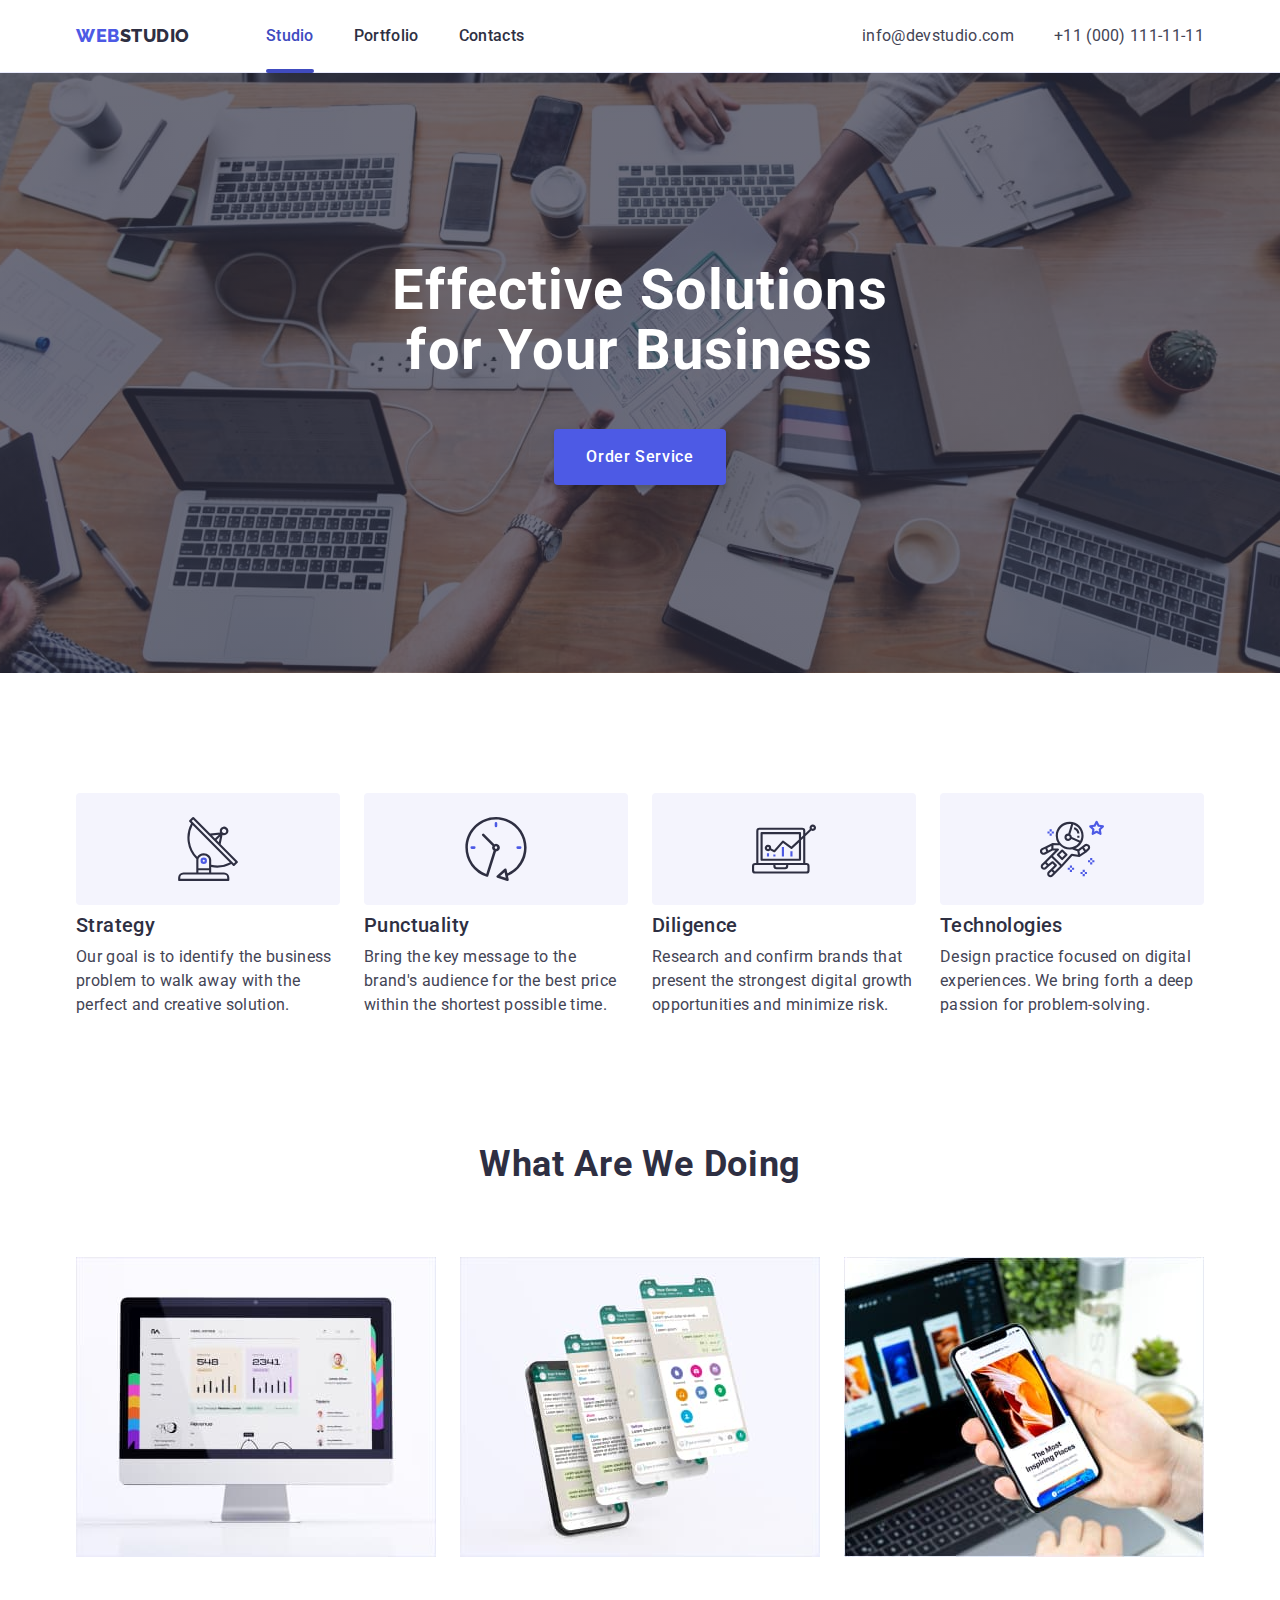
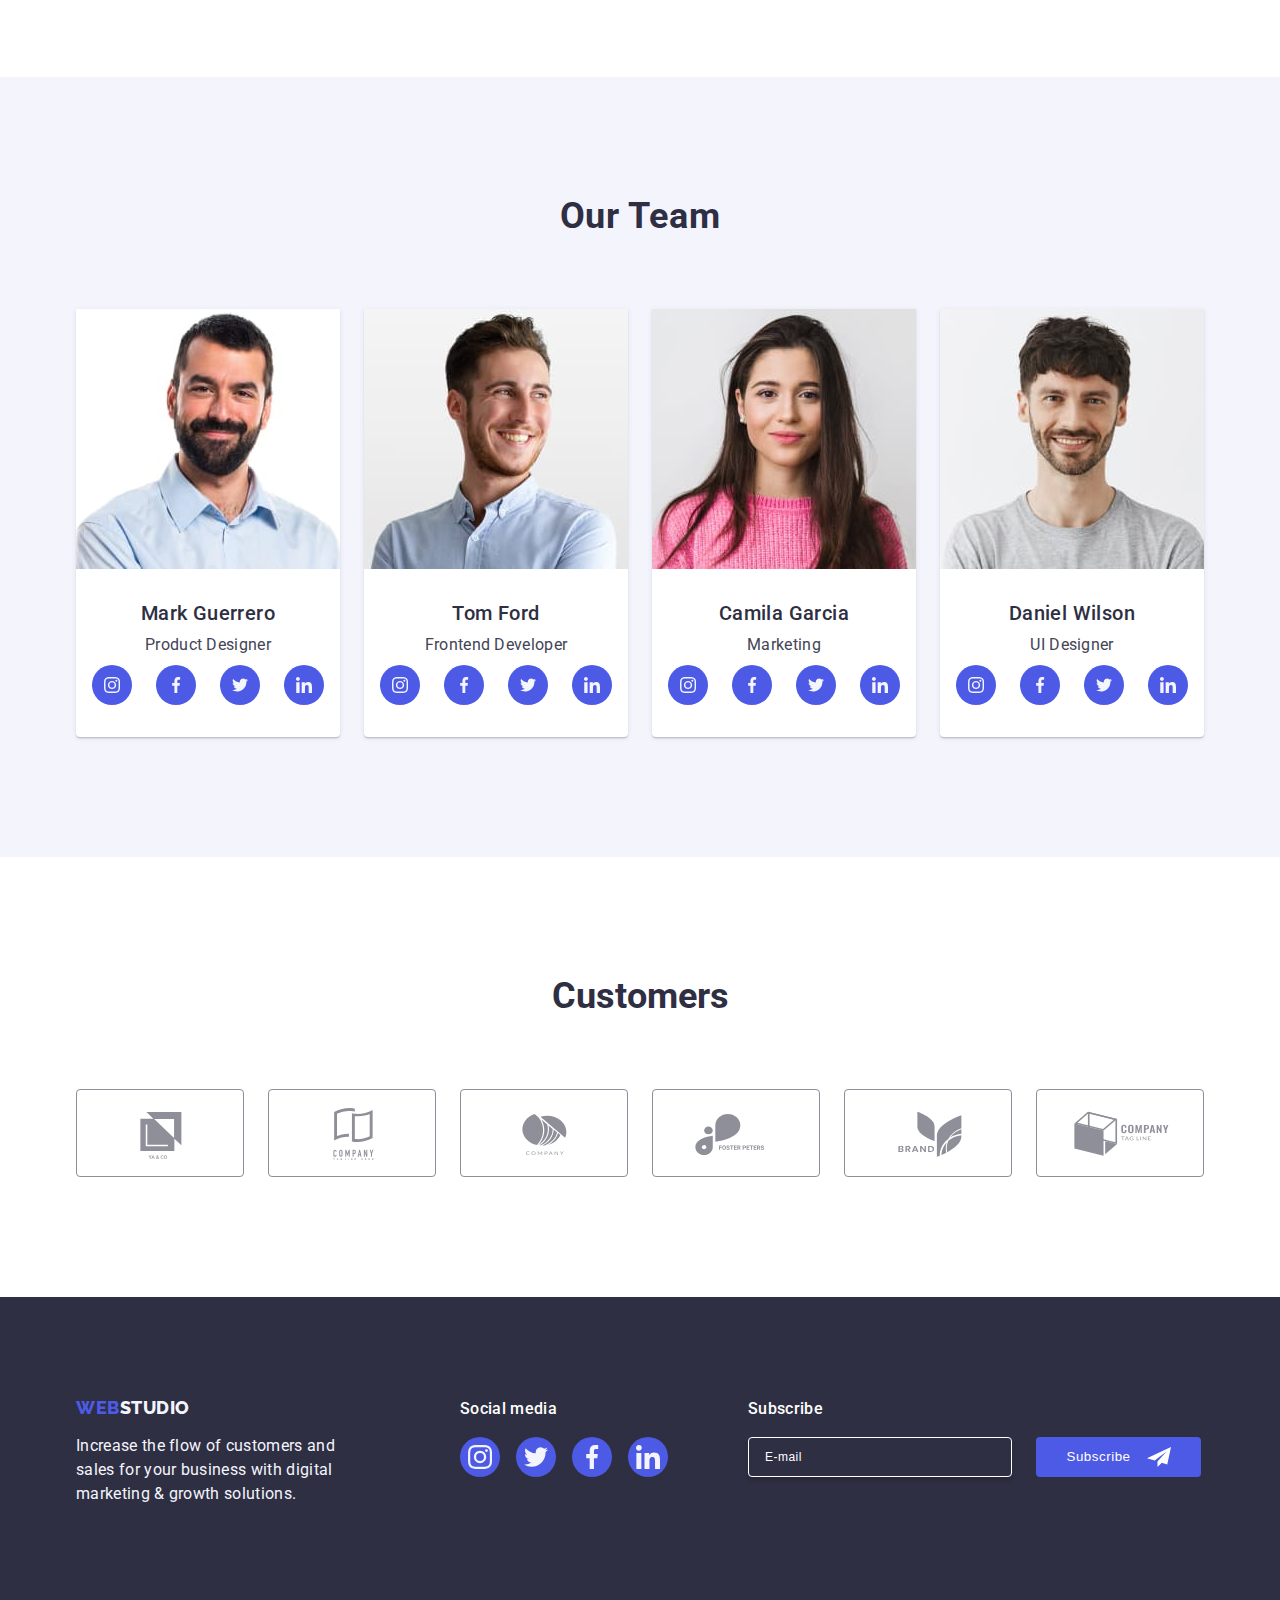
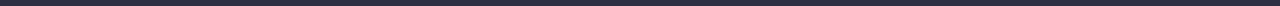
<file: index.html>
<!DOCTYPE html>
<html lang="en">
<head>
    <meta charset="UTF-8">
    <meta name="viewport" content="width=device-width, initial-scale=1.0">
    <link rel="stylesheet" href="https://cdnjs.cloudflare.com/ajax/libs/modern-normalize/2.0.0/modern-normalize.min.css"
        integrity="sha512-4xo8blKMVCiXpTaLzQSLSw3KFOVPWhm/TRtuPVc4WG6kUgjH6J03IBuG7JZPkcWMxJ5huwaBpOpnwYElP/m6wg=="
        crossorigin="anonymous" referrerpolicy="no-referrer" />
    <link rel="stylesheet" href="./css/style.css">
   <link rel="preconnect" href="https://fonts.googleapis.com">
   <link rel="preconnect" href="https://fonts.gstatic.com" crossorigin>
   <link href="https://fonts.googleapis.com/css2?family=Raleway:wght@800&family=Roboto:wght@400;500;700;900&display=swap" rel="stylesheet">

    <title>WebStudio</title>
</head>
<body>
    <header class="top-line">
        <div class="site-info container">
        <nav class="logo-line list">
            <a class="link logo-link" href="./index.html">Web<span class="logo-name">Studio</span></a>
            <ul class="list menu">
                <li>
                    <a class="link input-list current" href="./index.html">Studio</a>
                </li>
                <li>
                    <a class="link input-list" href="./portfolio.html">Portfolio</a>
                </li>
                <li>
                    <a class="link input-list" href="">Contacts</a>
                </li>
            </ul>
         </nav>    
            <address class="address-info"> 
                <ul class="list menu-contact">           
                <li><a class="link contacts-list" href="mailto:info@devstudio.com">info@devstudio.com</a></li>
                <li><a class="link contacts-list" href="tel:+110001111111">+11 (000) 111-11-11</a></li>
                </ul> 
            </address> 
    </div>
    </header>

    <main>
        <!-- Hero section -->
        <section class="hero-section-bg">
            <div class="container">
                <h1 class="wrapper">Effective Solutions for Your Business</h1>
                <button class="main-button" type="button" data-modal-open="">Order Service</button>
            </div>
        </section>

        <!-- Section 1 -->
        <section class="company-strategy">
            <div class="container">
                <h2 class="valuables visually-hidden">Hello</h2>
                <ul class="list card-set">
                    <li class="list-item">
                        <div class="image-company-box">
                            <svg class="section-icon" width="64" height="64">
                                <use href="./images/icons.svg#icon-antenna"></use>
                            </svg>
                        </div>
                        <h3 class="valuables-list-subtitle">Strategy</h3>
                        <p class="valuables-list-descr">Our goal is to identify the business problem to walk away with
                            the perfect and creative solution. </p>
                    </li>
                    <li class="list-item">
                        <div class="image-company-box">
                            <svg class="section-icon" width="64" height="64">
                                <use href="./images/icons.svg#icon-clock"></use>
                            </svg>
                        </div>
                        <h3 class="valuables-list-subtitle">Punctuality</h3>
                        <p class="valuables-list-descr">Bring the key message to the brand's audience for the best price
                            within the shortest possible time.</p>
                    </li>
                    <li class="list-item">
                        <div class="image-company-box">
                            <svg class="section-icon" width="64" height="64">
                                <use href="./images/icons.svg#icon-diagram"></use>
                            </svg>
                        </div>
                        <h3 class="valuables-list-subtitle">Diligence</h3>
                        <p class="valuables-list-descr">Research and confirm brands that present the strongest digital
                            growth opportunities and minimize risk.</p>
                    </li>
                    <li class="list-item">
                        <div class="image-company-box">
                            <svg class="section-icon" width="64" height="64">
                                <use href="./images/icons.svg#icon-astronaut"></use>
                            </svg>
                        </div>
                        <h3 class="valuables-list-subtitle">Technologies</h3>
                        <p class="valuables-list-descr">Design practice focused on digital experiences. We bring forth a
                            deep passion for problem-solving.</p>
                    </li>
                </ul>
            </div>
        </section>

        <!-- Section 2 -->
        <section class="pictures">
            <div class="container">
                <h2 class="company-activity">What are we doing</h2>
                <ul class="list picture-company">
                    <li class="pic-description"><img src="./images/pc.jpg" alt="computer" width="360"></li>
                    <li class="pic-description"><img src="./images/phone.jpg" alt="smartphone" width="360"></li>
                    <li class="pic-description"><img src="./images/phone_hand.jpg" alt="smartphone and hands" width="360"></li>
                </ul>
            </div>
        </section>

        <!-- Section 3 -->
        <section class="section-team">
            <div class="container">
                <h2 class="team-workers">Our Team</h2>
                <ul class="list photo">
                    <li class="specialists">
                        <img src="./images/mark.jpg" width="264" alt="Mark Guerrero     Product Designer">
                        <div class="proffesion">
                            <h3 class="valuables-list-subtitle">Mark Guerrero</h3>
                            <p class="valuables-list-descr">Product Designer</p>
                            <ul class="social-networks list">
                                <li class="social-media">
                                    <a class="social-link" href="./images/icons.svg#icon-instagram">
                                        <svg class="logotype" width="16" height="16">
                                            <use href="./images/icons.svg#icon-instagram"></use>
                                        </svg>
                                    </a>
                                </li>
                                <li class="social-media">
                                    <a class="social-link" href="./images/icons.svg#icon-facebook"><svg class="logotype"
                                            width="16" height="16">
                                            <use href="./images/icons.svg#icon-facebook"></use>
                                        </svg>
                                    </a>
                                </li>
                                <li class="social-media">
                                    <a class="social-link" href="./images/icons.svg#icon-twitter">
                                        <svg class="logotype" width="16" height="16">
                                            <use href="./images/icons.svg#icon-twitter"></use>
                                        </svg>
                                    </a>
                                </li>
                                <li class="social-media">
                                    <a class="social-link" href="./images/icons.svg#icon-linkedin"><svg class="logotype"
                                            width="16" height="16">
                                            <use href="./images/icons.svg#icon-linkedin"></use>
                                        </svg>
                                    </a>
                                </li>
                            </ul>
                        </div>
                    </li>
        
                    <li class="specialists">
                        <img src="./images/tom.jpg" width="264" alt="Tom Ford Frontend     Developer">
                        <div class="proffesion">
                            <h3 class="valuables-list-subtitle">Tom Ford</h3>
                            <p class="valuables-list-descr">Frontend Developer</p>
                            <ul class="social-networks list">
                                <li class="social-media">
                                    <a class="social-link" href="./images/icons.svg#icon-instagram">
                                        <svg class="logotype" width="16" height="16">
                                            <use href="./images/icons.svg#icon-instagram"></use>
                                        </svg>
                                    </a>
                                </li>
                                <li class="social-media">
                                    <a class="social-link" href="./images/icons.svg#icon-facebook"><svg class="logotype"
                                            width="16" height="16">
                                            <use href="./images/icons.svg#icon-facebook"></use>
                                        </svg>
                                    </a>
                                </li>
                                <li class="social-media">
                                    <a class="social-link" href="./images/icons.svg#icon-twitter">
                                        <svg class="logotype" width="16" height="16">
                                            <use href="./images/icons.svg#icon-twitter"></use>
                                        </svg>
                                    </a>
                                </li>
                                <li class="social-media">
                                    <a class="social-link" href="./images/icons.svg#icon-linkedin"><svg class="logotype"
                                            width="16" height="16">
                                            <use href="./images/icons.svg#icon-linkedin"></use>
                                        </svg>
                                    </a>
                                </li>
                            </ul>
                        </div>
                    </li>
        
                    <li class="specialists">
                        <img src="./images/camila.jpg" width="264" alt="Camila Garcia     Marketing">
                        <div class="proffesion">
                            <h3 class="valuables-list-subtitle">Camila Garcia</h3>
                            <p class="valuables-list-descr">Marketing</p>
                            <ul class="social-networks list">
                                <li class="social-media">
                                    <a class="social-link" href="./images/icons.svg#icon-instagram">
                                        <svg class="logotype" width="16" height="16">
                                            <use href="./images/icons.svg#icon-instagram"></use>
                                        </svg>
                                    </a>
                                </li>
                                <li class="social-media">
                                    <a class="social-link" href="./images/icons.svg#icon-facebook"><svg class="logotype"
                                            width="16" height="16">
                                            <use href="./images/icons.svg#icon-facebook"></use>
                                        </svg>
                                    </a>
                                </li>
                                <li class="social-media">
                                    <a class="social-link" href="./images/icons.svg#icon-twitter">
                                        <svg class="logotype" width="16" height="16">
                                            <use href="./images/icons.svg#icon-twitter"></use>
                                        </svg>
                                    </a>
                                </li>
                                <li class="social-media">
                                    <a class="social-link" href="./images/icons.svg#icon-linkedin"><svg class="logotype"
                                            width="16" height="16">
                                            <use href="./images/icons.svg#icon-linkedin"></use>
                                        </svg>
                                    </a>
                                </li>
                            </ul>
                        </div>
                    </li>
        
                    <li class="specialists">
                        <img src="./images/daniel.jpg" width="264" alt="Daniel Wilson UI     Designer">
                        <div class="proffesion">
                            <h3 class="valuables-list-subtitle">Daniel Wilson</h3>
                            <p class="valuables-list-descr">UI Designer</p>
                            <ul class="social-networks list">
                                <li class="social-media">
                                    <a class="social-link" href="./images/icons.svg#icon-instagram">
                                        <svg class="logotype" width="16" height="16">
                                            <use href="./images/icons.svg#icon-instagram"></use>
                                        </svg>
                                    </a>
                                </li>
                                <li class="social-media">
                                    <a class="social-link" href="./images/icons.svg#icon-facebook"><svg class="logotype"
                                            width="16" height="16">
                                            <use href="./images/icons.svg#icon-facebook"></use>
                                        </svg>
                                    </a>
                                </li>
                                <li class="social-media">
                                    <a class="social-link" href="./images/icons.svg#icon-twitter">
                                        <svg class="logotype" width="16" height="16">
                                            <use href="./images/icons.svg#icon-twitter"></use>
                                        </svg>
                                    </a>
                                </li>
                                <li class="social-media">
                                    <a class="social-link" href="./images/icons.svg#icon-linkedin"><svg class="logotype"
                                            width="16" height="16">
                                            <use href="./images/icons.svg#icon-linkedin"></use>
                                        </svg>
                                    </a>
                                </li>
                            </ul>
                        </div>
                    </li>
                </ul>
            </div>
        </section>


        <!-- SECTION 4 -->
    <section class="customers">
        <div class="container">
            <h2 class="section-name">Customers</h2>
            <ul class="clients list">
                <li class="client-pic">
                    <a class="client-img" href="">
                        <svg class="client-logo" width="104" height="56">
                            <use href="./images/icons.svg#icon-Logo-1"></use>
                        </svg>
                    </a>
                </li>
                <li class="client-pic">
                    <a class="client-img" href="">
                        <svg class="client-logo" width="104" height="56">
                            <use href="./images/icons.svg#icon-Logo-2"></use>
                        </svg>
                    </a>
                </li>
                <li class="client-pic">
                    <a class="client-img" href="./images/icons.svg#icon-Logo-3"><svg class="client-logo" width="104"
                            height="56">
                            <use href="./images/icons.svg#icon-Logo-3"></use>
                        </svg>
                    </a>
                </li>
                <li class="client-pic">
                    <a class="client-img" href="./images/icons.svg#icon-Logo-4"><svg class="client-logo" width="104"
                            height="56">
                            <use href="./images/icons.svg#icon-Logo-4"></use>
                        </svg>
                    </a>
                </li>
                <li class="client-pic">
                    <a class="client-img" href="./images/icons.svg#icon-Logo-5"><svg class="client-logo" width="104"
                            height="56">
                            <use href="./images/icons.svg#icon-Logo-5"></use>
                        </svg>
                    </a>
                </li>
                <li class="client-pic">
                    <a class="client-img" href="./images/icons.svg#icon-Logo-6"><svg class="client-logo" width="104"
                            height="56">
                            <use href="./images/icons.svg#icon-Logo-6"></use>
                        </svg>
                    </a>
                </li>
            </ul>
        </div>
    </section>
    </main>

    

    
    <!-- FOOTER -->
    <footer class="page-down">
        <div class="container port-footer">
            <div class="logo-contain">
                <a class="link logo-web" href="./index.html">Web<span class="logo-down-name">Studio</span></a>
                <p class="footer-descr">Increase the flow of customers and sales for your business with digital marketing &
                    growth solutions.</p>
            </div>
    
            <div>
                <p class="social-m">Social media</p>
                <ul class="social-icon list">
                    <li class="link-item">
                        <a class="social-id" href="./images/icons.svg#icon-instagram"><svg class="id-media" width="24"
                                height="24">
                                <use href="./images/icons.svg#icon-instagram"></use>
                            </svg>
                        </a>
                    </li>
                    <li class="link-item">
                        <a class="social-id" href="./images/icons.svg#icon-twitter"><svg class="id-media" width="24"
                                height="24">
                                <use href="./images/icons.svg#icon-twitter"></use>
                            </svg>
                        </a>
                    </li>
                    <li class="link-item">
                        <a class="social-id" href="./images/icons.svg#icon-facebook"><svg class="id-media" width="24"
                                height="24">
                                <use href="./images/icons.svg#icon-facebook"></use>
                            </svg>
                        </a>
                    </li>
                    <li class="link-item">
                        <a class="social-id" href="./images/icons.svg#icon-linkedin"><svg class="id-media" width="24"
                                height="24">
                                <use href="./images/icons.svg#icon-linkedin"></use>
                            </svg>
                        </a>
                    </li>
                </ul>
            </div>
            <div class="footer-form">
                <p class="label-footer">Subscribe</p>
                        <form class="footer-form-tag">
                    <label class="footer-label">
                        <input class="input-footer" type="email" placeholder="E-mail" name="user-email-subscribe"
                            id="form-input-footer" />
                    </label>
                    <button class="footer-form-button" type="submit">
                        Subscribe
                        <svg class="telegram-icon-svg" width="24" height="24">
                            <use href="./images/icons.svg#icon-send"></use>
                        </svg>
                    </button>
                </form>
            </div>
        </div>

        

    </footer>
    <div class="backdrop is-hidden" data-modal>
        <div class="modal">
            <button class="modal-btn" type="button" data-modal-close>
                <svg class="modal-btn-icon" width="8" height="8">
                    <use href="./images/icons.svg#icon-close-black-18dp-2-1"></use>
                </svg>
            </button>
            <p class="modal-h">Leave your contacts and we will call you back</p>
            <form class="modal-form-container">
                <div class="modal-form">
                    <label class="modal-form-label" for="user-name"> Name </label>
                    <div class="modal-form-field">
                        <input class="modal-form-input" type="text" name="user-name" id="user-name" required />
                        <svg class="modal-form-icon" width="18" height="24">
                            <use href="./images/icons.svg#icon-person"></use>
                        </svg>
                    </div>
                </div>
                <div class="modal-form">
                    <label class="modal-form-label" for="user-phone"> Phone </label>
                    <div class="modal-form-field">
                        <input class="modal-form-input" type="text" name="user-name" id="user-phone" required minlength="12"
                            maxlength="12" />
                        <svg class="modal-form-icon" width="18" height="24">
                            <use href="./images/icons.svg#icon-phone"></use>
                        </svg>
                    </div>
                </div>
                <div class="modal-form">
                    <label class="modal-form-label" for="user-email"> Email </label>
                    <div class="modal-form-field">
                        <input class="modal-form-input" type="text" name="user-email" id="user-email" required />
                        <svg class="modal-form-icon" width="18" height="24">
                            <use href="./images/icons.svg#icon-email"></use>
                        </svg>
                    </div>
                </div>
                <div class="modal-form modal-form-texarea-cont">
                    <label class="modal-form-label" for="user-comment"> Comment </label>
                    <textarea name="user-comment" id="user-comment" cols="42" rows="5" placeholder="Text input"
                        class="modal-form-textarea" required></textarea>
                </div>
                <div class="modal-form-agreement modal-form-agreement-cont">
                    <input class="checkbox-modal visually-hidden" type="checkbox" value="true" name="user-privacy"
                        id="user-privacy" required />
                    <label for="user-privacy" class="modal-form-desc"><span class="agreement-checkbox">
                            <svg class="agreement-checkbox-item" width="10" height="8">
                                <use href="./images/icons.svg#icon-Vector-1"></use>
                            </svg>
                        </span>
                        I accept the terms and conditions of the
        
                        <a href="" class="privacy-link" target="_blank" rel="no-referrer noopener">Privacy Policy</a>
                    </label>
                </div>
                <button class="modal-form-button" type="submit">Send</button>
            </form>
        </div>





    </div>
    <script src="./js/modal.js"></script>
    
</body>
</html>
</file>
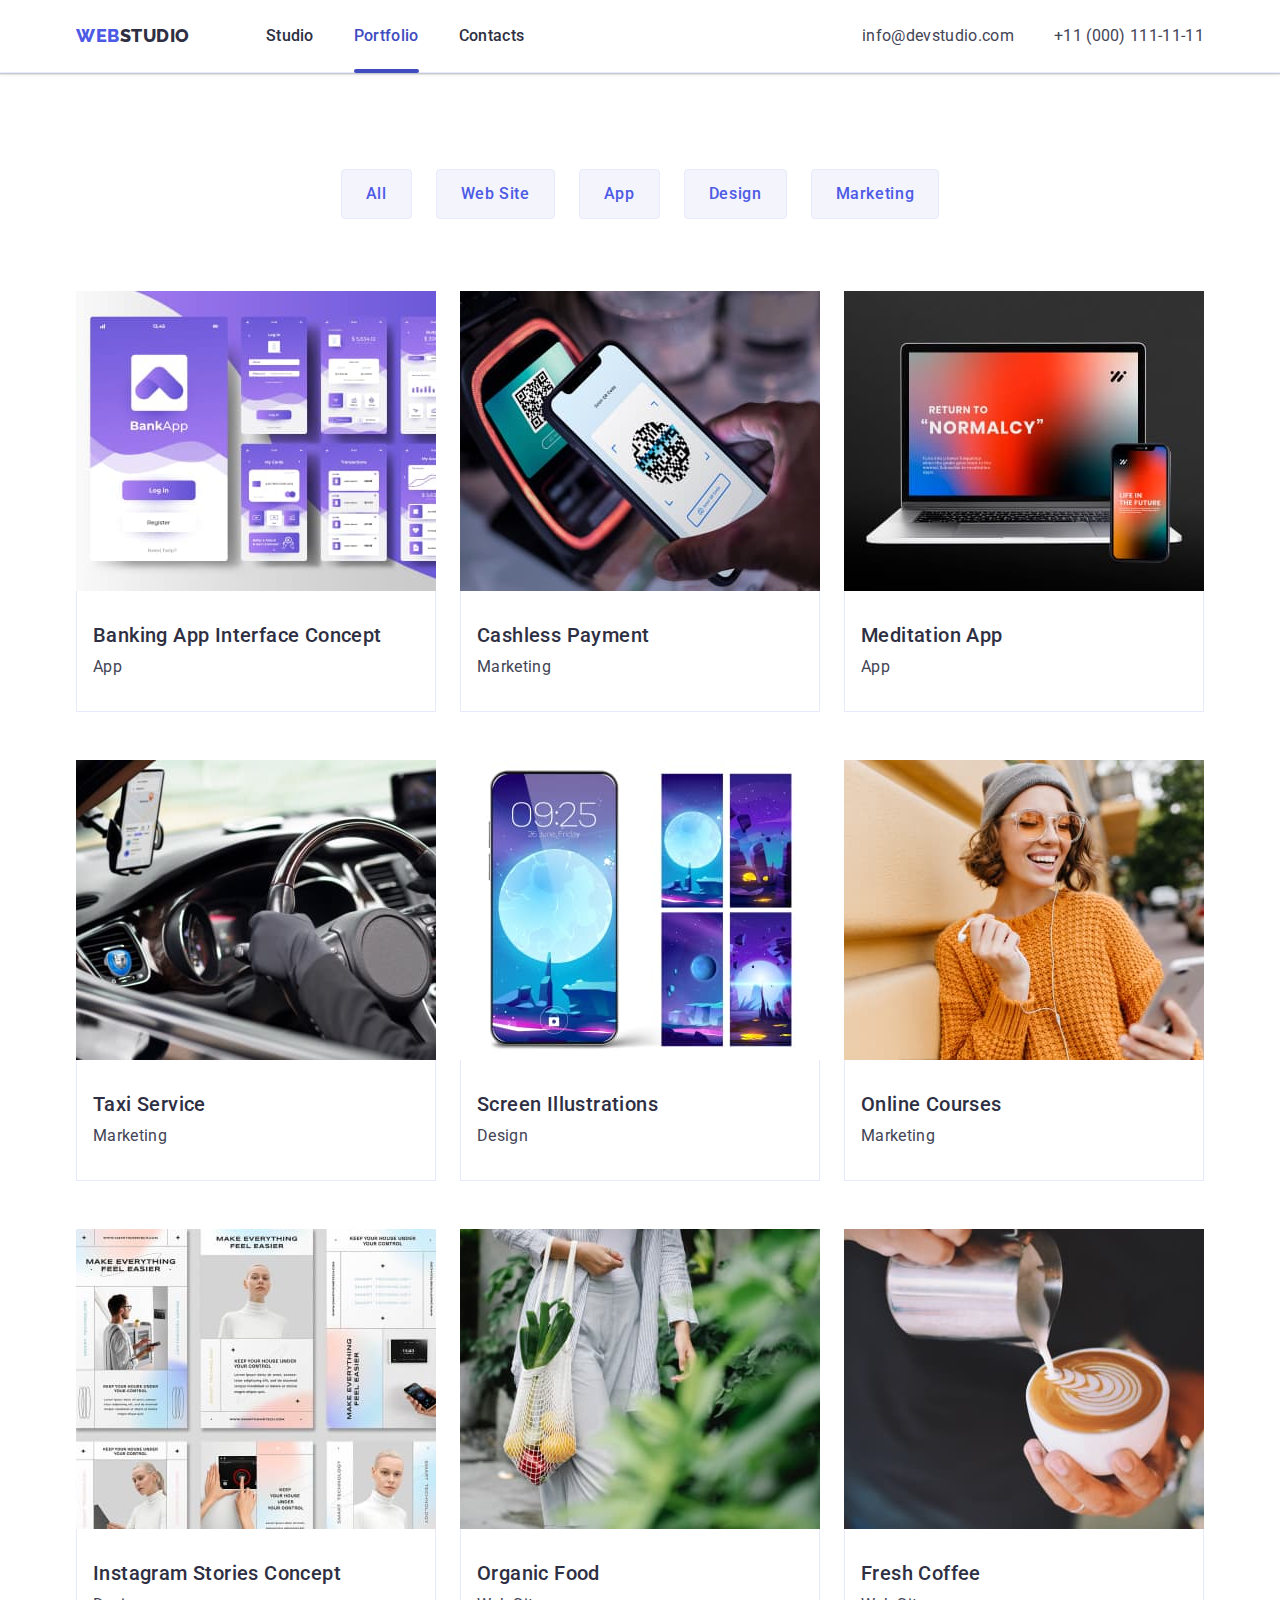
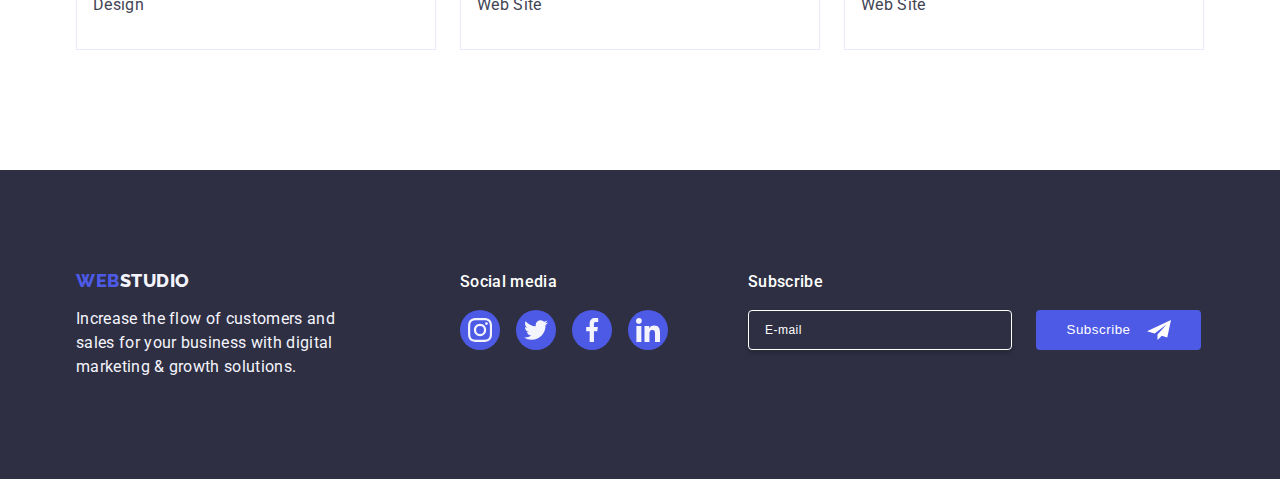
<file: portfolio.html>
<!DOCTYPE html>
<html lang="en">
<head>
    <meta charset="UTF-8">
    <meta name="viewport" content="width=device-width, initial-scale=1.0">
    <link rel="stylesheet" href="https://cdnjs.cloudflare.com/ajax/libs/modern-normalize/2.0.0/modern-normalize.min.css"
        integrity="sha512-4xo8blKMVCiXpTaLzQSLSw3KFOVPWhm/TRtuPVc4WG6kUgjH6J03IBuG7JZPkcWMxJ5huwaBpOpnwYElP/m6wg=="
        crossorigin="anonymous" referrerpolicy="no-referrer" />
    <link rel="stylesheet" href="./css/style.css">
   <link rel="preconnect" href="https://fonts.googleapis.com">
   <link rel="preconnect" href="https://fonts.gstatic.com" crossorigin>
   <link href="https://fonts.googleapis.com/css2?family=Raleway:wght@800&family=Roboto:wght@400;500;700;900&display=swap" rel="stylesheet">

    <title>Portfolio</title>
</head>
<body>
    <header class="top-line">
        <div class="container portfolio-info">
            <nav class="list logo-line">
                <a class="link logo-link" href="./index.html">Web<span     class="logo-name">Studio</span> </a>
                <ul class="list menu">
                    <li>
                        <a class="link input-list " href="./index.html">Studio</a>
                    </li>
                    <li>
                        <a class="link input-list current " href="./portfolio.html">Portfolio</a>
                    </li>
                    <li>
                        <a class="link input-list" href="">Contacts</a>
                    </li>
                </ul>
            </nav>    
            <address class="address-info"> 
                <ul class="list email-info">           
                <li>
                    <a class="link contacts-list" href="mailto:info@devstudio.com">info@devstudio.com</a>
                </li>
                <li>
                    <a class="link contacts-list" href="tel:+110001111111">+11 (000) 111-11-11</a>
                </li>
                </ul> 
            </address> 
        </div>
    </header>

    <main>
        <!-- Section -->
       <section class="buttons">
            <div class="container">
                <h1 class="visually-hidden">Portfolio</h1>
                <ul class="list button-list">
                    <li><button class="other-buttons" type="button">All</button></li>
                    <li><button class="other-buttons" type="button">Web Site</button></li>
                    <li><button class="other-buttons" type="button">App</button></li>
                    <li><button class="other-buttons" type="button">Design</button></li>
                    <li><button class="other-buttons" type="button">Marketing</button></li>
                </ul>
                <ul class="list company-pic">
                    <li class="img-decript">
                        <a class="link apps" href="./images/interface-banking-app.jpg">
                            <div class="box">
                                <img src="./images/interface-banking-app.jpg" alt="BankApp" width="360" />
                                <p class="overlay">
                                    14 Stylish and User-Friendly App Design Concepts · Task
                                    Manager App · Calorie Tracker App · Exotic Fruit Ecommerce
                                    App · Cloud Storage App
                                </p>
                            </div>
                            <div class="company-app">
                                <h2 class="second-title">Banking App Interface Concept</h2>
                                <p class="contains">App</p>
                            </div>
                        </a>
                    </li>
                
                    <li class="img-decript">
                        <a class="link apps" href="./images/cashless.jpg">
                            <div class="box">
                                <img src="./images/cashless.jpg" alt="Cashless Payment
                            Marketing" width="360" />
                                <p class="overlay">
                                    14 Stylish and User-Friendly App Design Concepts · Task
                                    Manager App · Calorie Tracker App · Exotic Fruit Ecommerce
                                    App · Cloud Storage App
                                </p>
                            </div>
                            <div class="company-app">
                                <h2 class="second-title">Cashless Payment</h2>
                                <p class="contains">Marketing</p>
                            </div>
                        </a>
                    </li>

                    <li class="img-decript">
                        <a class="link apps" href="./images/notebook_and_phone.jpg">
                            <div class="box">
                                <img src="./images/notebook_and_phone.jpg" alt="Meditation App
                            App" width="360" />
                                <p class="overlay">
                                    14 Stylish and User-Friendly App Design Concepts · Task
                                    Manager App · Calorie Tracker App · Exotic Fruit Ecommerce
                                    App · Cloud Storage App
                                </p>
                            </div>
                            <div class="company-app">
                                <h2 class="second-title">Meditation App</h2>
                                <p class="contains">App</p>
                            </div>
                        </a>
                    </li>

                    <li class="img-decript">
                        <a class="link apps" href="./images/car.jpg">
                            <div class="box">
                                <img src="./images/car.jpg" alt="Taxi Service
                            Marketing" width="360" />
                                <p class="overlay">
                                    14 Stylish and User-Friendly App Design Concepts · Task
                                    Manager App · Calorie Tracker App · Exotic Fruit Ecommerce
                                    App · Cloud Storage App
                                </p>
                            </div>
                            <div class="company-app">
                                <h2 class="second-title">Taxi Service</h2>
                                <p class="contains">Marketing</p>
                            </div>
                        </a>
                    </li>

                    <li class="img-decript">
                        <a class="link apps" href="./images/screen-illustration.jpg">
                            <div class="box">
                                <img src="./images/screen-illustration.jpg" alt="Screen                 Illustrations
                            Design" width="360" />
                                <p class="overlay">
                                    14 Stylish and User-Friendly App Design Concepts · Task
                                    Manager App · Calorie Tracker App · Exotic Fruit Ecommerce
                                    App · Cloud Storage App
                                </p>
                            </div>
                            <div class="company-app">
                                <h2 class="second-title">Screen Illustrations</h2>
                                <p class="contains">Design</p>
                            </div>
                        </a>
                    </li>

                    <li class="img-decript">
                        <a class="link apps" href="./images/girl.jpg">
                            <div class="box">
                                <img src="./images/girl.jpg" alt="Online Courses
                            Marketing" width="360" />
                                <p class="overlay">
                                    14 Stylish and User-Friendly App Design Concepts · Task
                                    Manager App · Calorie Tracker App · Exotic Fruit Ecommerce
                                    App · Cloud Storage App
                                </p>
                            </div>
                            <div class="company-app">
                                <h2 class="second-title">Online Courses</h2>
                                <p class="contains">Marketing</p>
                            </div>
                        </a>
                    </li>

                    <li class="img-decript">
                        <a class="link apps" href="./images/instagram-stories.jpg">
                            <div class="box">
                                <img src="./images/instagram-stories.jpg" alt="Instagram Stories         Concept
                            Design" width="360" />
                                <p class="overlay">
                                    14 Stylish and User-Friendly App Design Concepts · Task
                                    Manager App · Calorie Tracker App · Exotic Fruit Ecommerce
                                    App · Cloud Storage App
                                </p>
                            </div>
                            <div class="company-app">
                                <h2 class="second-title">Instagram Stories Concept</h2>
                                <p class="contains">Design</p>
                            </div>
                        </a>
                    </li>

                    <li class="img-decript">
                        <a class="link apps" href="./images/food.jpg">
                            <div class="box">
                                <img src="./images/food.jpg" alt="Organic Food
                            Web Site" width="360" />
                                <p class="overlay">
                                    14 Stylish and User-Friendly App Design Concepts · Task
                                    Manager App · Calorie Tracker App · Exotic Fruit Ecommerce
                                    App · Cloud Storage App
                                </p>
                            </div>
                            <div class="company-app">
                                <h2 class="second-title">Organic Food</h2>
                                <p class="contains">Web Site</p>
                            </div>
                        </a>
                    </li>

                    <li class="img-decript">
                        <a class="link apps" href="./images/coffee.jpg">
                            <div class="box">
                                <img src="./images/coffee.jpg" alt="Fresh Coffee
                            Web Site" width="360" />
                                <p class="overlay">
                                    14 Stylish and User-Friendly App Design Concepts · Task
                                    Manager App · Calorie Tracker App · Exotic Fruit Ecommerce
                                    App · Cloud Storage App
                                </p>
                            </div>
                            <div class="company-app">
                                <h2 class="second-title">Fresh Coffee</h2>
                                <p class="contains">Web Site</p>
                            </div>
                        </a>
                    </li>
        
                </ul>
            </div>
        </section>
    </main>

    <footer class="page-down">
        <div class="container port-footer">
            <div class="logo-contain">
                <a class="link logo-web" href="./index.html">Web<span class="logo-down-name">Studio</span></a>
                <p class="footer-descr">Increase the flow of customers and sales for your business with digital marketing &
                    growth solutions.</p>
            </div>
    
            <div>
                <p class="social-m">Social media</p>
                <ul class="social-icon list">
                    <li class="link-item">
                        <a class="social-id" href="./images/icons.svg#icon-instagram"><svg class="id-media" width="24"
                                height="24">
                                <use href="./images/icons.svg#icon-instagram"></use>
                            </svg>
                        </a>
                    </li>
                    <li class="link-item">
                        <a class="social-id" href="./images/icons.svg#icon-twitter"><svg class="id-media" width="24"
                                height="24">
                                <use href="./images/icons.svg#icon-twitter"></use>
                            </svg>
                        </a>
                    </li>
                    <li class="link-item">
                        <a class="social-id" href="./images/icons.svg#icon-facebook"><svg class="id-media" width="24"
                                height="24">
                                <use href="./images/icons.svg#icon-facebook"></use>
                            </svg>
                        </a>
                    </li>
                    <li class="link-item">
                        <a class="social-id" href="./images/icons.svg#icon-linkedin"><svg class="id-media" width="24"
                                height="24">
                                <use href="./images/icons.svg#icon-linkedin"></use>
                            </svg>
                        </a>
                    </li>
                </ul>
            </div>
            <div class="footer-form">
                <p class="label-footer">Subscribe</p>
                <form class="footer-form-tag">
                    <label class="footer-label">
                        <input class="input-footer" type="email" placeholder="E-mail" name="user-email-subscribe"
                            id="form-input-footer" />
                    </label>
                    <button class="footer-form-button" type="submit">
                        Subscribe
                        <svg class="telegram-icon-svg" width="24" height="24">
                            <use href="./images/icons.svg#icon-send"></use>
                        </svg>
                    </button>
                </form>
            </div>
        </div>
    </footer>
      
</body>
</html>
</file>
<file: css/style.css>
*,
*::before,
*::after{
  box-sizing: border-box;
  margin: 0;
  padding: 0;
}

:root {
  --state: #434455;
  --navy-blue: #2e2f42;
  --cornflower: #E7E9FC;
  --iris: #4d5ae5;
  --ocean: #404bbf;
  --cloud: #f4f4fd;
  --white: #ffffff;
  --slate: #434455;
  --dairy: #fcfcfc;
  --navyblue-modal: #rgba(46, 47, 66, 0.4);
  --light-slate: #8E8F99;
}

body {
  font-family: 'Roboto', sans-serif;
  color: var(--state);
  background-color: var(--white);
}

.container {
  max-width: 1158px;
  padding: 0 15px;
  margin: 0 auto;
}

img{
  display: block;
  max-width: 100%;
  height: auto;
}

address {
  font-style: normal;
}
  
.input-list .current  {
  position: relative;
  content: "";
  left: 0;
  bottom: 0;
  width: 100%;
  height: 4px;
  background-color: var(--ocean);
  color: var(--ocean);
  border-radius: 2px;
}  

.input-list .current::after{
  content: "";
  display: block;
  width: 100%;
  height: 4px;
  border-radius: 2px;
  background-color: var(--ocean);
  position: absolute;
  bottom: -1px;
  left: 0;
}


/* HEADER */


.top-line {
  border-bottom: 1px solid var(--cornflower);
  box-shadow: 0px 2px 1px rgba(46, 47, 66, 0.08), 0px 1px 1px rgba(46, 47, 66, 0.16), 0px 1px 6px rgba(46, 47, 66, 0.08);
}

.site-info{
  display: flex;
  align-items: center;
}

.logo-line{
  display: flex;
  align-items: center;
  margin-right: auto;
}

.logo-link{
  font-family: "Raleway", sans-serif;
  font-weight: 800;
  font-size: 18px;
  line-height: 1.17;
  letter-spacing: 0.03em;
  text-transform: uppercase;
  color: var(--iris);
  margin-right: 76px;
}

.logo-name{
  color: var(--navy-blue);
  font-family: "Raleway", sans-serif;
  font-weight: 800;
  font-size: 18px;
  line-height: 1.17;
  letter-spacing: 0.03em;
  text-transform: uppercase;
}

.input-list{
  font-weight: 500;
  font-size: 16px;
  line-height: 1.5;
  letter-spacing: 0.02em;
  color: var(--navy-blue);
  text-decoration: none;
  padding: 24px 0 24px;
  display: block;
  transition: color 250ms cubic-bezier(0.4, 0, 0.2, 1);
}

.input-list.current {
  color: var(--ocean);
  position: relative;
}

.current {
  color: var(--ocean);
  position: relative;
}

.current::after {
  width: 100%;
  content: "";
  position: absolute;
  left: 0;
  bottom: -1px;
  height: 4px;
  background-color: #404bbf;
  border-radius: 2px;
}

.input-list:hover {
  color: var(--ocean);
}

.input-list:focus {
  color: var(--ocean);
}

.address-info{
  display: flex;
  gap: 40px;
}

.link{
  text-decoration: none;
}

.list{
  list-style: none;
}

.menu-contact{
  display: flex;
  justify-content: flex-end;
  gap: 40px;
  flex-wrap: nowrap;
}

.contacts-list{
  font-size: 16px;
  line-height: 1.5;
  letter-spacing: 0.02em;
  color: var(--slate);
  transition: color 250ms cubic-bezier(0.4, 0, 0.2, 1);
}

.contacts-list:hover {
  color: var(--ocean);
}

.contacts-list:focus {
  color: var(--ocean);
}

.menu{
  display: flex;
  gap: 40px;
  justify-content: flex-start;
}


/* MAIN */

/* HERO SECTION */


.hero-section-bg {
  background-color: var(--navy-blue);
  background-image: linear-gradient(rgba(46, 47, 66, 0.70), rgba(46, 47, 66, 0.70)), url(../images/people-office.jpg);
  background-repeat: no-repeat;
  background-position: center;
  background-size: cover;
  max-width: 1440px;
  display: flex;
  margin: 0 auto;
  padding: 188px 0;
}

.wrapper {
  font-size: 56px;
  line-height: 1.07;
  text-align: center;
  letter-spacing: 0.02em;
  color:  var(--white);
  max-width: 496px;
  margin-bottom: 48px;
  margin: 0 auto;
  margin-bottom: 48px;
}

.main-button {
  background-color: var(--iris);
  color:  var(--white);
  font-family: "Roboto", sans-serif;
  font-weight: 500;
  font-size: 16px;
  line-height: 1.5;
  letter-spacing: 0.04em;
  cursor: pointer;
  padding: 16px 32px;
  border-radius: 4px;
  box-shadow: 0px 4px 4px 0px rgba(0, 0, 0, 0.15);
  display: block;
  min-width: 169px;
  height: 56px;
  border: none;
  margin: 0 auto;
  transition: background-color 250ms cubic-bezier(0.4, 0, 0.2, 1);;
}
  
.main-button:hover {
  color:  var(--white);
  background-color: var(--ocean);
}

.main-button:focus {
  background-color: var(--ocean);
}   


/* SECTION 1 */


.company-strategy{
  padding: 120px 0;
}

.valuables{
  font-weight: 500;
  font-size: 20px;
  line-height: 1.2;
  letter-spacing: 0.02em;
  color: #2e2f42;
}

.visually-hidden {
  position: absolute;
  width: 1px;
  height: 1px;
  margin: -1px;
  border: 0;
  padding: 0;
  white-space: nowrap;
  clip-path: inset(100%);
  clip: rect(0 0 0 0);
  overflow: hidden;
}  

.card-set{
  display: flex;
  flex-wrap: wrap;
  gap: 24px;
}

.list-item{
  width: calc((100% - 72px) / 4);
}

.valuables-list-subtitle {
  font-weight: 500;
  font-size: 20px;
  line-height: 1.2;
  letter-spacing: 0.02em;
  color: var(--navy-blue);
  background-color:  var(--white);
  margin-bottom: 8px;
}

.valuables-list-descr {
  color: var(--state);
  font-size: 16px;
  line-height: 1.5;
  letter-spacing: 0.02em;
  margin-bottom: 8px;
  
}

.image-company-box {
  background-color: #f4f4fd;
  border-radius: 4px;
  width: 264px;
  height: 112px;
  flex-shrink: 0;
  margin-bottom: 8px;
  display: flex;
  justify-content: center;
  align-items: center;
}


/* SECTION 2 */


.pictures{
  padding-bottom: 120px;
}

.company-activity {
  color: var(--navy-blue);
  font-size: 36px;
  line-height: 1.11;
  text-align: center;
  letter-spacing: 0.02em;
  text-transform: capitalize;
  margin-bottom: 72px;
}

.picture-company{
  display: flex;
  gap: 24px;
}

.pic-description{
  width: calc((100% - 48px) / 3);
}


/* SECTION 3 */


.section-team {
  background-color: var(--cloud);
  padding: 120px 0;
}

.team-workers {
  background-color:  var(--cloud);
  color: var(--navy-blue);
  font-size: 36px;
  line-height: 1.11;
  text-align: center;
  letter-spacing: 0.02em;
  text-transform: capitalize;
  margin-bottom: 72px;
}  

.photo{
  display: flex;
  gap: 24px;
}

.specialists {
  background-color:  var(--white);
  width: calc((100% - 72px) / 4);
  border-radius: 0px 0px 4px 4px;
  box-shadow: 0px 2px 1px 0px rgba(46, 47, 66, 0.08), 0px 1px 1px 0px rgba(46, 47, 66, 0.16), 0px 1px 6px 0px rgba(46, 47, 66, 0.08);
}

.proffesion{
  padding: 32px 0;
  text-align: center;
}

.social-networks {
  display: flex;
  justify-content: center;
  gap: 24px;
}

.social-media {
  width: 40px;
  height: 40px;
}

.social-link {
  width: 100%;
  height: 100%;
  background-color: #4d5ae5;
  border-radius: 50%;
  display: flex;
  align-items: center;
  justify-content: center;
  transition: background-color 250ms cubic-bezier(0.4, 0, 0.2, 1);
}

.social-link:hover,
.social-link:focus {
  background-color: #404bbf;
}

.logotype {
  fill: #f4f4fd;
}


/* SECTION 4 */


.customers {
  padding-top: 120px;
  padding-bottom: 120px;
}

.section-name {
  font-size: 36px;
  line-height: 1.11;
  color: #2e2f42;
  margin-bottom: 72px;
  text-align: center;
}

.clients {
  display: flex;
  gap: 24px;
}

.client-pic {
  width: calc((100% - 120px) / 6);
  height: 88px;
}

.client-img {
  width: 100%;
  height: 100%;
  border: 1px solid #8e8f99;
  border-radius: 4px;
  display: flex;
  align-items: center;
  justify-content: center;
  color: #8e8f99;
  transition: border-color 250ms cubic-bezier(0.4, 0, 0.2, 1),
  color 250ms cubic-bezier(0.4, 0, 0.2, 1);
}

.client-img:hover,
.client-img:focus {
  border-color: var(--ocean);
  color: var(--ocean);
}

.client-logo {
  fill: currentColor;
}


/* FOOTER */


.page-down {
  background-color: var(--navy-blue);
  padding: 100px 0;
}

.port-footer {
  display: flex;
  align-items: baseline;
}

.logo-contain {
  margin-right: 120px;
}

.logo-web {
  font-family: "Raleway", sans-serif;
  font-weight: 800;
  font-size: 18px;
  line-height: 1.17;
  letter-spacing: 0.03em;
  text-transform: uppercase;
  color: var(--iris);
  display: inline-block;
  margin-bottom: 16px;
}

.logo-down-name {
  font-family: "Raleway", sans-serif;
  font-weight: 800;
  font-size: 18px;
  line-height: 1.17;
  letter-spacing: 0.03em;
  text-transform: uppercase;
  color: var(--cloud);
}

.footer-descr {
  color: var(--cloud);
  line-height: 1.5;
  letter-spacing: 0.02em;
  max-width: 264px;
}

.social-m {
  font-weight: 500;
  font-size: 16px;
  line-height: 1.5;
  letter-spacing: 0.02em;
  color: #ffffff;
  margin-bottom: 16px;
}

.social-icon {
  display: flex;
  gap: 16px;
}

.link-item {
  width: 40px;
  height: 40px;
}

.social-id {
  width: 100%;
  height: 100%;
  background-color: #4d5ae5;
  border-radius: 50%;
  display: flex;
  align-items: center;
  justify-content: center;
  transition: background-color 250ms cubic-bezier(0.4, 0, 0.2, 1);
}

.social-id:hover,
.social-id:focus {
  background-color: #31d0aa;
}

.id-media {
  fill: #f4f4fd;
}
.backdrop {
  position: fixed;
  top: 0;
  left: 0;
  width: 100%;
  height: 100%;
  background-color: rgba(46, 47, 66, 0.4);
  transition: opacity 250ms cubic-bezier(0.4, 0, 0.2, 1), visibility 250ms cubic-bezier(0.4, 0, 0.2, 1);
}

.backdrop.is-hidden {
  opacity: 0;
  pointer-events: none;
  visibility: hidden;
}

.backdrop.is-hidden .modal {
  transform: translate(-50%, -70%);
  opacity: 0;
}

.modal {
  width: 408px;
  min-height: 584px;
  position: absolute;
  top: 50%;
  left: 50%;
  opacity: 1;
  padding: 72px 24px 24px 24px;
  transform: translate(-50%, -50%) scale(1);
  border-radius: 4px;
  background: var(--dairy);
  transition: transform 250ms cubic-bezier(0.4, 0, 0.2, 1);
  box-shadow: 0px 1px 1px rgba(0, 0, 0, 0.14), 0px 1px 3px rgba(0, 0, 0, 0.12), 0px 2px 1px rgba(0, 0, 0, 0.2);
}

.circle-button {
  display: flex;
  align-items: center;
  justify-content: center;
  position: absolute;
  top: 24px;
  right: 24px;
  background-color: var(--cornflower);
  border: 1px rgba(0, 0, 0, 0.10);
  width: 24px;
  height: 24px;
  border-radius: 50%;
}

.modal-btn {
  display: flex;
  align-items: center;
  justify-content: center;
  position: absolute;
  top: 24px;
  right: 24px;
  width: 24px;
  height: 24px;
  border-radius: 50%;
  background-color: var(--cornflower);
  border: 1px solid rgba(0, 0, 0, 0.1);
  padding: 0;
  cursor: pointer;
  transition: background-color 250ms cubic-bezier(0.4, 0, 0.2, 1), border 250ms cubic-bezier(0.4, 0, 0.2, 1);
}

.modal-btn:hover,
.modal-btn:focus {
  background-color: var(--ocean);
  border: none;
}

.modal-btn-icon {
  transition: fill 250ms cubic-bezier(0.4, 0, 0.2, 1);
}

.modal-btn:hover .modal-btn-icon,
.modal-btn:focus .modal-btn-icon {
  fill: var(--white);
}

.modal-h {
  color: var(--navy-blue);
  text-align: center;
  margin-bottom: 16px;


  /* Body Medium */
  font-size: 16px;
  font-style: normal;
  font-weight: 500;
  line-height: 1.5;
  /* 150% */
  letter-spacing: 0.02em;
}

.modal-form {
  margin-bottom: 8px;
}

.modal-form-input {
  background-color: transparent;
  border-radius: 4px;
  padding: 11px 16px 11px 36px;
  width: 100%;
  height: 40px;
  outline: transparent;
  padding-left: 38px;
  transition: border-color 250ms cubic-bezier(0.4, 0, 0.2, 1);
  border: 1px solid rgba(46, 47, 66, 0.4);
}

.modal-form-input:focus {
  border-color: var(--iris);
}
input{
  margin: 0;
}
.modal-form-agreement-cont {
  margin-bottom: 24px;
}

.modal-form-textarea {
  width: 100%;
  height: 120px;
  padding: 8px 16px;
  background-color: transparent;
  color: rgba(46, 47, 66, 0.4);
  border-radius: 4px;
  font-size: 12px;
  outline: transparent;
  transition: border-color 250ms cubic-bezier(0.4, 0, 0.2, 1);
  line-height: 1.17;
  letter-spacing: 0.04em;
  border: 1px solid rgba(46, 47, 66, 0.4);
  resize: none;
}

.modal-form-textarea:focus {
  border-color: var(--iris);
}

.modal-form-textarea::placeholder {
  color: var(--navyblue-modal);
}

.modal-form-container {}

.modal-form-label {
  display: block;
  margin-bottom: 4px;
  color: var(--light-slate);
  font-size: 12px;
  line-height: 1.17;
  letter-spacing: 0.04em;
}

.modal-form-texarea-cont {
  margin-bottom: 16px;
}

.modal-form-icon {
  position: absolute;
  top: 50%;
  left: 16px;
  transform: translateY(-50%);
  pointer-events: none;
  transition: fill 250ms cubic-bezier(0.4, 0, 0.2, 1);

}

.modal-form-field {
  position: relative;
}

.modal-form-desc {
  display: block;
  color: var(--light-slate);
  font-family: Roboto;
  font-size: 12px;
  line-height: 1.17;
  /* 116.667% */
  letter-spacing: 0.04em;
}

.privacy-link {
  color: var(--iris);
  font-family: Roboto;
  font-size: 12px;
  line-height: 16px;
  letter-spacing: 0.04em;
  text-decoration-line: underline;
}

.modal-form-agreement {
  align-items: center;
  justify-content: center;

}

.modal-form-button {
  display: block;
  margin-left: auto;
  margin-right: auto;
  border-radius: 4px;
  min-width: 169px;
  background: var(--iris);
  box-shadow: 0px 4px 4px 0px rgba(0, 0, 0, 0.15);
  padding: 16px 32px;
  border: none;
  color: var(--white);
  font-family: "Roboto", sans-serif;
  font-size: 16px;
  font-weight: 500;
  line-height: 24px;
  /* 150% */
  letter-spacing: 0.04em;
  text-align: center;
  transition: background-color 250ms cubic-bezier(0.4, 0, 0.2, 1);
  cursor: pointer;
}

.modal-form-button:hover,
.modal-form-button:focus {
  background-color: var(--ocean);

}

.modal-form-input:focus+.modal-form-icon {
  fill: var(--iris);

  outline: none;
}

input[type="checkbox"]:checked+.modal-form-desc .agreement-checkbox {
  background-color: var(--ocean);
  border: none;
  fill: var(--cloud);
}

.checkbox-modal {
  width: 16px;
  height: 16px;
  stroke-width: 1px;
}

.agreement-checkbox {
  display: inline-flex;
  align-items: center;
  justify-content: center;
  border: 1px solid rgba(46, 47, 66, 0.4);
  border-radius: 2px;
  width: 16px;
  height: 16px;
  fill: transparent;
  /* fill: #f4f4fd; */
  margin-right: 5px;
  transition: background-color 250ms cubic-bezier(0.4, 0, 0.2, 1), border 250ms cubic-bezier(0.4, 0, 0.2, 1), fill 250ms cubic-bezier(0.4, 0, 0.2, 1);
}

/*  */
.footer-form {
  margin-left: 80px;
}

.label-footer {
  color: var(--white);
  font-weight: 500;
  font-size: 16px;
  margin-bottom: 16px;
  line-height: 1.5;
  letter-spacing: 0.02em;
  display: flex;
  flex-direction: column;
}

.footer-form-tag { 
  display: flex;
  gap: 24px;
  flex-direction: row;
  flex-wrap: nowrap;
  align-content: stretch;
  justify-content: space-evenly;
  align-items: stretch;
    
}

.footer-label {
  display: flex;
  align-items: flex-end;
}

.input-footer {
  border-radius: 4px;
  border: 1px solid var(--white);
  box-shadow: 0px 4px 4px 0px rgba(0, 0, 0, 0.15);
  background-color: transparent;
  width: 264px;
  color: var(--white);
  height: 40px;
  font-size: 12px;
  line-height: 1.5;
  letter-spacing: 0.04em;
  padding-left: 16px;
}

.input-footer::placeholder {
  color: var(--white);
}

.telegram-icon-svg {
  margin-left: 16px;
}

.footer-form-button { 
  min-width: 165px;
  height: 40px;
  display: flex;
  justify-content: center;
  align-items: center;
  font-weight: 500;
  line-height: 1.5;
  letter-spacing: 0.04em;
  color: var(--white);
  cursor: pointer;
  background-color: var(--iris);
  border: none;
  border-radius: 4px;
}
.footer-form-button:hover {
  color: var(--white);
  background-color: var(--ocean);
}

.footer-form-button:focus {
  background-color: var(--ocean);
}





/* PORTFOLIO */

/* HEADER */


.portfolio-info{
  display: flex;
  align-items: center;
}

.email-info{
  display: flex;
  gap: 40px;
}

.current {
  color: #404bbf;
  position: relative;
}


/* SECTION */


.buttons{
  padding-top: 96px;
  padding-bottom: 120px;
}

.button-list{
  display: flex;
  justify-content: center;
  gap: 24px;
  margin-bottom: 72px;
}

.other-buttons {
  font-family: "Roboto", sans-serif;
  color: var(--iris);
  background-color: var(--cloud);
  font-weight: 500;
  font-size: 16px;
  line-height: 1.5;
  letter-spacing: 0.04em;
  cursor: pointer;
  border: 1px;
  text-align: center;
  border: 1px solid var(--cornflower);
  border-radius: 4px;
  padding: 12px 24px;
  transition: color 250ms cubic-bezier(0.4, 0, 0.2, 1),
      background-color 250ms cubic-bezier(0.4, 0, 0.2, 1),
      border-color 250ms cubic-bezier(0.4, 0, 0.2, 1),
      box-shadow 250ms cubic-bezier(0.4, 0, 0.2, 1);
}

.other-buttons:hover {
  color: var(--white);
  background-color: var(--ocean);
  border: 1px solid transparent;
  box-shadow: 0px 3px 1px rgba(0, 0, 0, 0.1),
    0px 2px 1px rgba(0, 0, 0, 0.08),
    0px 2px 2px rgba(0, 0, 0, 0.12);;
}

.other-buttons:focus {
  color: var(--white);
    background-color: var(--ocean);
  border: 1px solid transparent;
  box-shadow: 0px 3px 1px rgba(0, 0, 0, 0.1),
    0px 2px 1px rgba(0, 0, 0, 0.08),
    0px 2px 2px rgba(0, 0, 0, 0.12);;
}

.company-pic{
  display: flex;
  flex-wrap: wrap;
  column-gap: 24px;
  row-gap: 48px;
}

.img-decript{
  width: calc((100% - 48px) / 3);
}

.apps {
  display: block;
  transition: box-shadow 250ms cubic-bezier(0.4, 0, 0.2, 1);
}

.apps:hover .overlay,
.apps:focus .overlay {
  transform: translateY(0);
}

.apps:hover{
  box-shadow: 0px 1px 6px rgba(46, 47, 66, 0.08),
    0px 1px 1px rgba(46, 47, 66, 0.16),
    0px 2px 1px rgba(46, 47, 66, 0.08);;
}

.apps:focus{
  box-shadow: 0px 1px 6px rgba(46, 47, 66, 0.08),
    0px 1px 1px rgba(46, 47, 66, 0.16),
    0px 2px 1px rgba(46, 47, 66, 0.08);;
}

.box {
  position: relative;
  overflow: hidden;
}

.overlay {
  position: absolute;
  top: 0;
  font-size: 16px;
  font-weight: 400;
  line-height: 1.5;
  letter-spacing: 0.02em;
  color: var(--cloud, #f4f4fd);
  padding: 40px 32px;
  background-color: #4d5ae5;
  width: 100%;
  height: 100%;
  transform: translateY(100%);
  transition: transform 250ms cubic-bezier(0.4, 0, 0.2, 1);
}

.company-app{
  padding: 32px 16px;
  border: 1px solid #e7e9fc;
  border-top: none;
}

.second-title {
  font-weight: 500;
  font-size: 20px;
  line-height: 1.2;
  letter-spacing: 0.02em;
  color: var(--navy-blue);
  margin-bottom: 8px;
}

.contains {
   font-size: 16px;
   line-height: 1.5;
   letter-spacing: 0.02em;
   color: var(--state);
}
</file>
